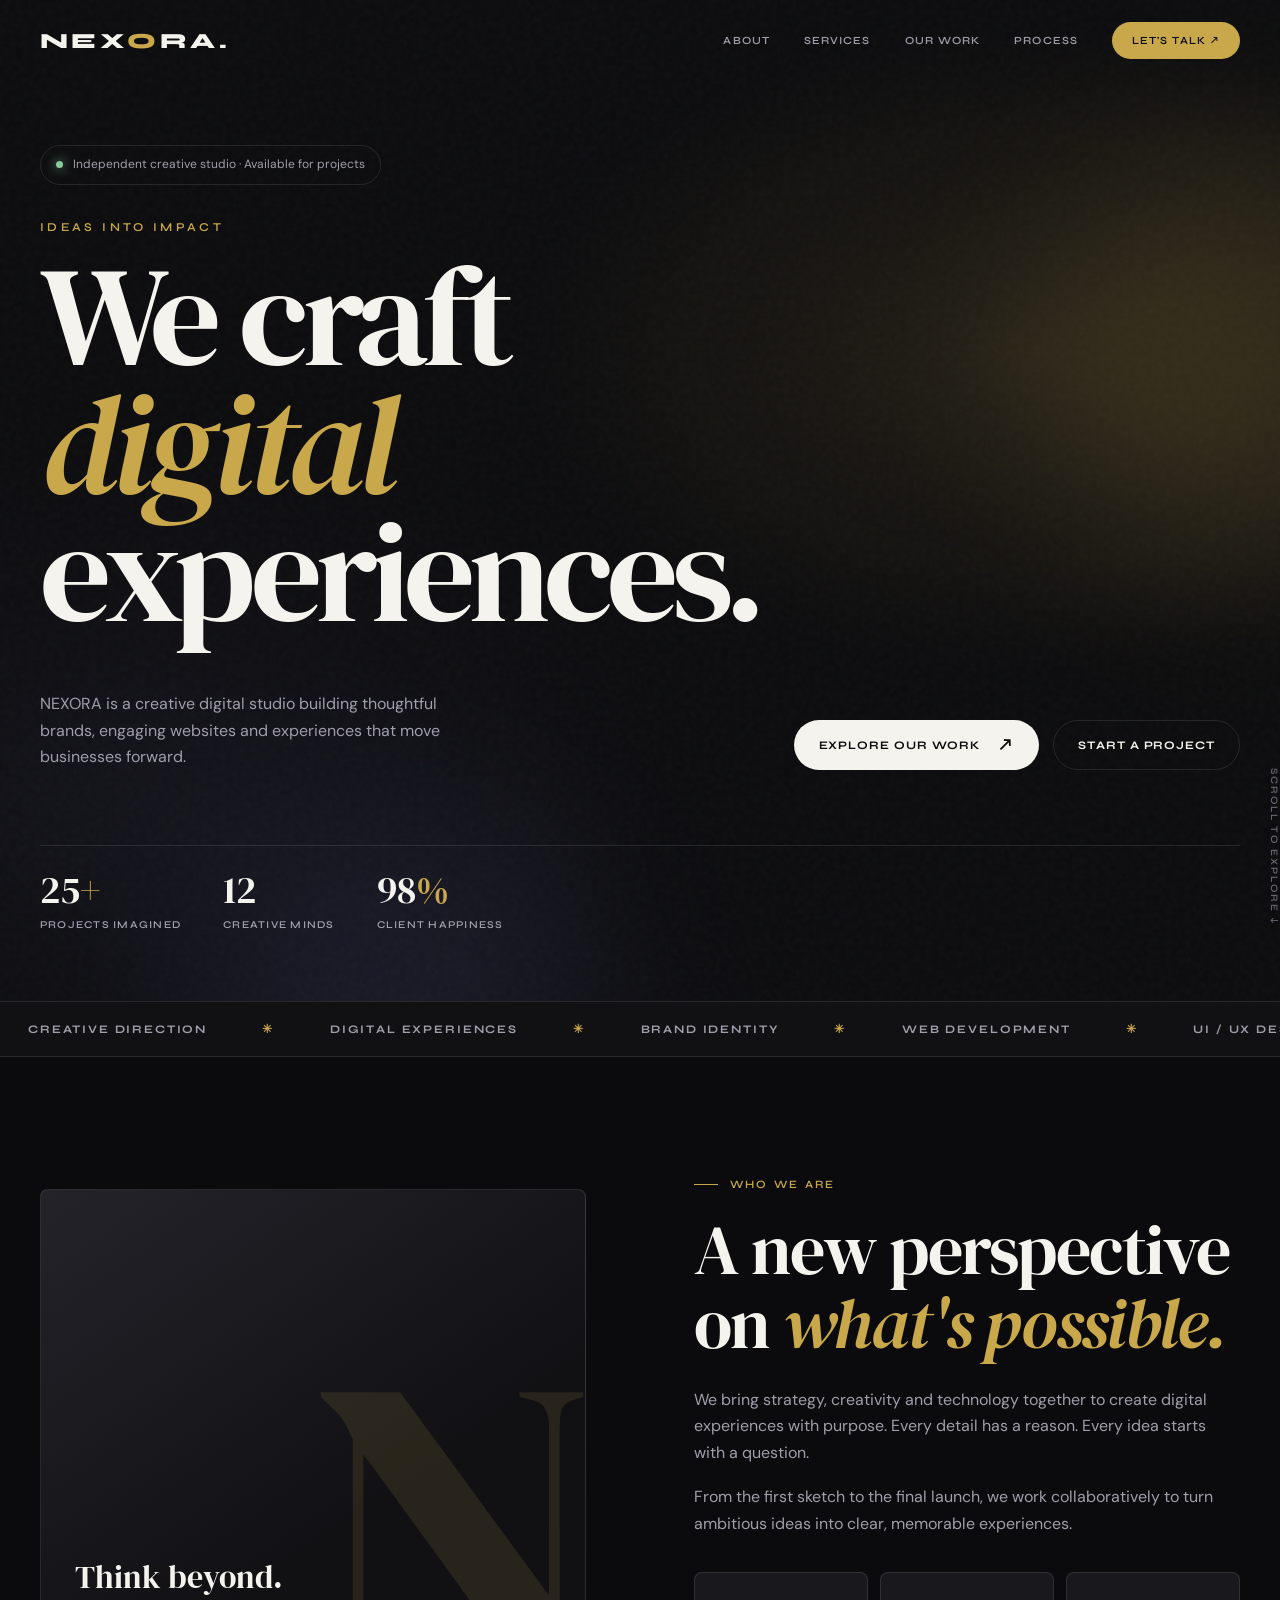
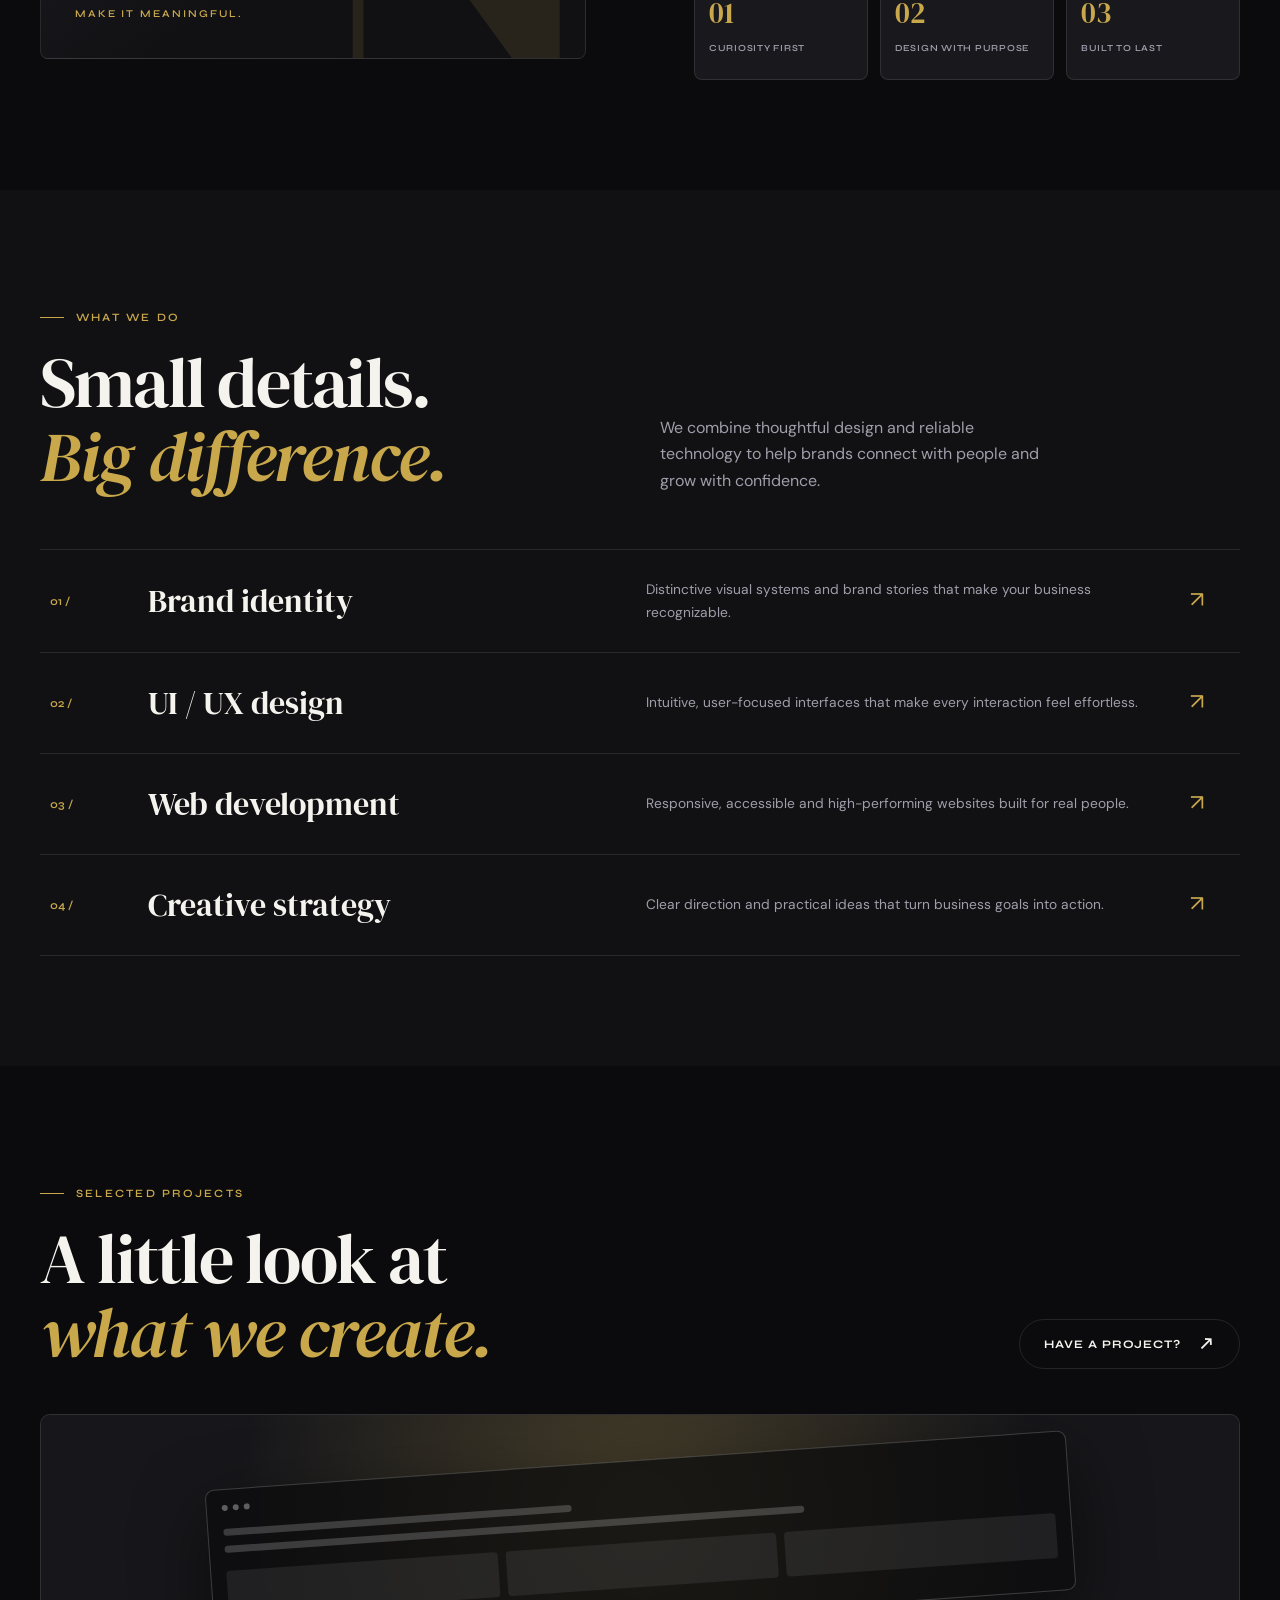
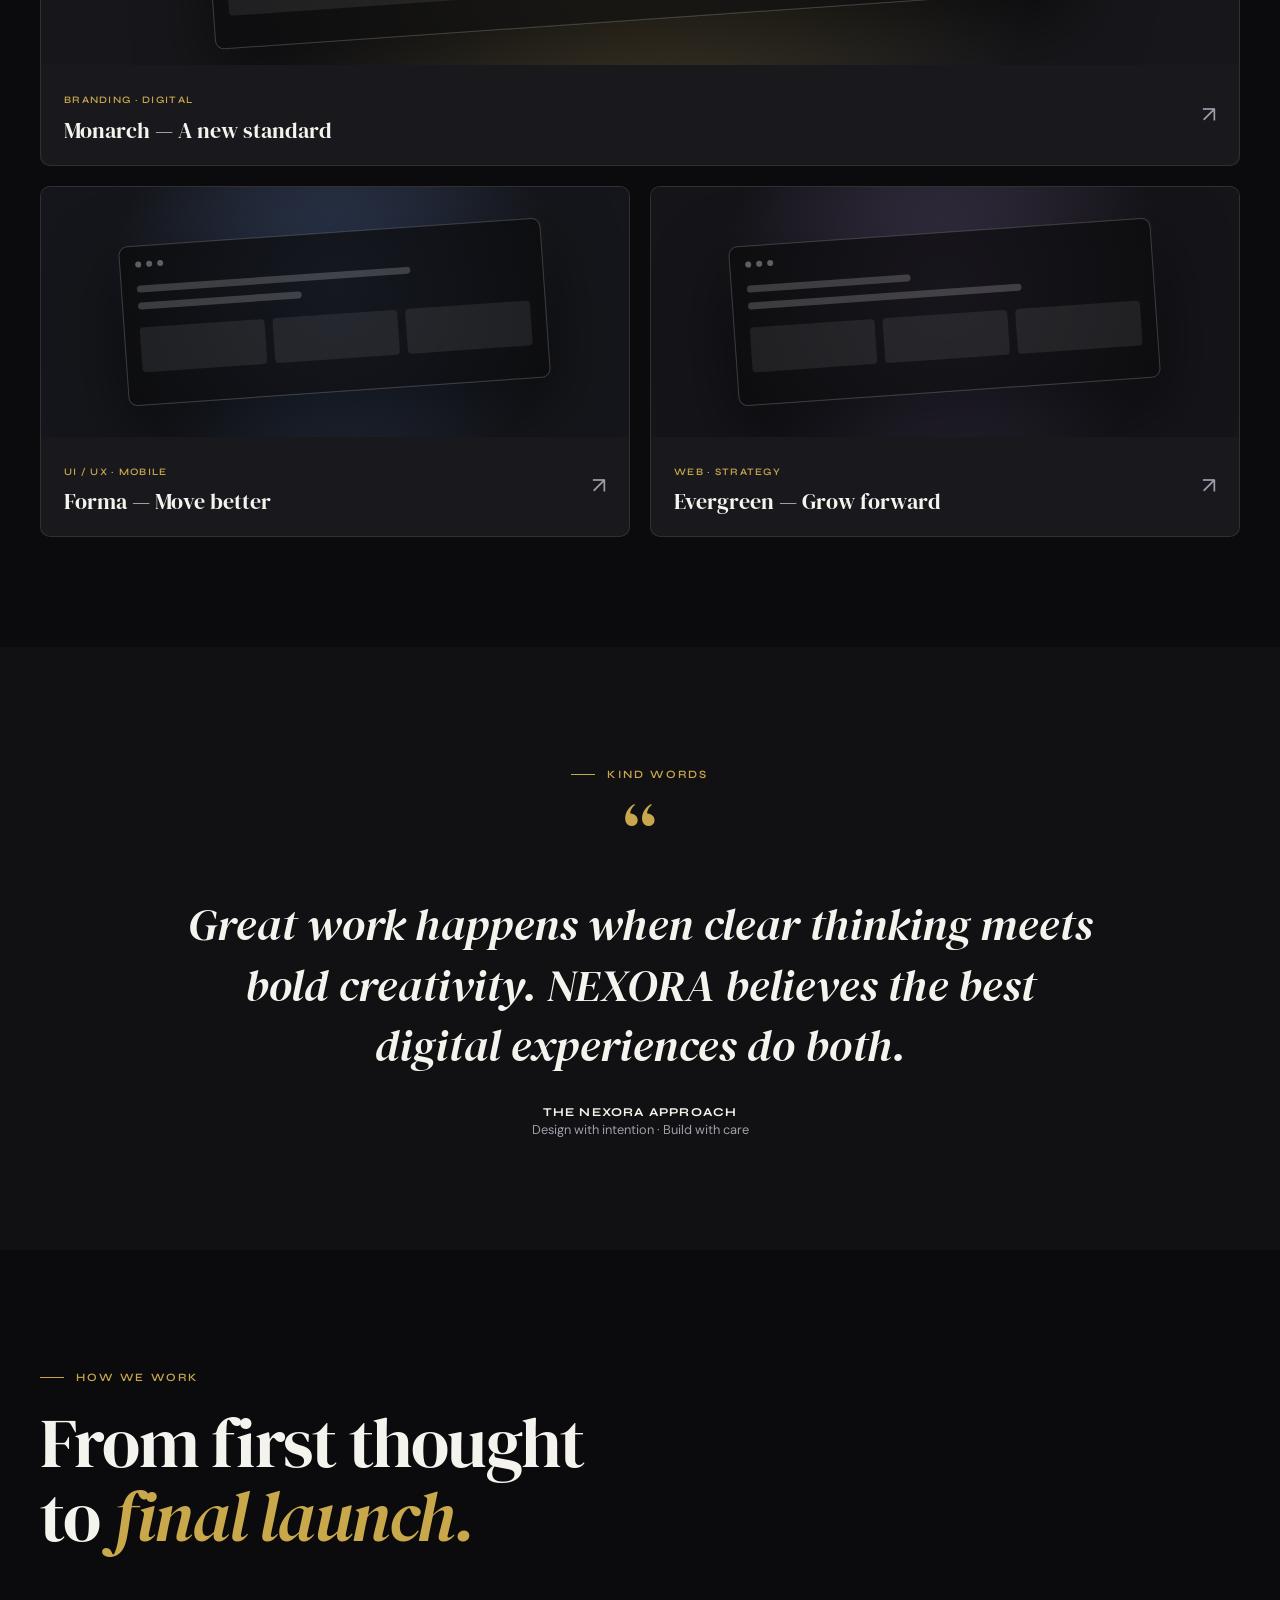
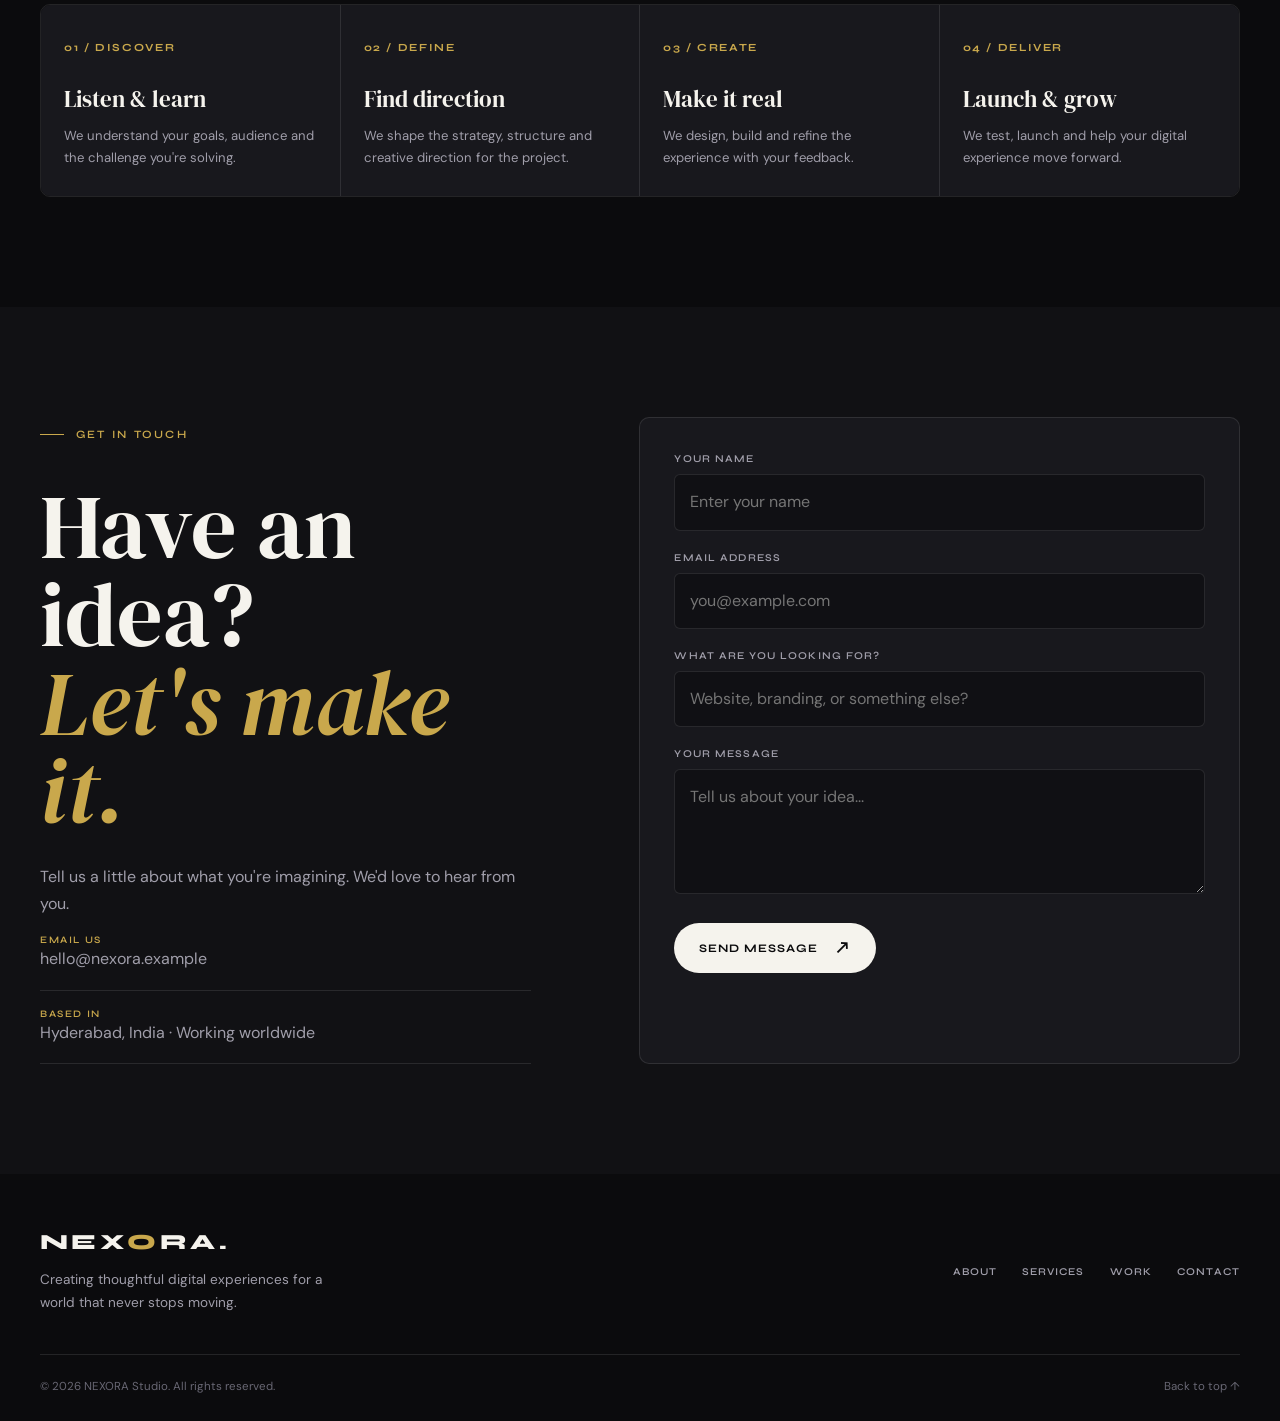
<file: landingpage/index.html>
<!DOCTYPE html>
<html lang="en">
<head>
  <meta charset="UTF-8">
  <meta name="viewport" content="width=device-width, initial-scale=1.0">
  <meta name="description" content="NEXORA — creative digital experiences, design and development.">
  <link rel="preconnect" href="https://fonts.googleapis.com">
  <link rel="preconnect" href="https://fonts.gstatic.com" crossorigin>
  <link href="https://fonts.googleapis.com/css2?family=DM+Sans:wght@300;400;500;600;700&family=DM+Serif+Display:ital@0;1&family=Syne:wght@400;500;600;700;800&display=swap" rel="stylesheet">
  <link rel="stylesheet" href="style.css">
  <title>NEXORA — Digital Experiences</title>
    <link rel="preconnect" href="https://fonts.googleapis.com">
  <link rel="preconnect" href="https://fonts.gstatic.com" crossorigin>
  <link href="https://fonts.googleapis.com/css2?family=DM+Sans:wght@300;400;500;600;700&family=DM+Serif+Display:ital@0;1&family=Syne:wght@400;500;600;700;800&display=swap" rel="stylesheet">

</head>
<body>
  <header class="nav" id="navbar">
    <a class="logo" href="#home" aria-label="NEXORA home">NEX<span>O</span>RA.</a>
    <nav class="nav-links" id="navLinks" aria-label="Main navigation">
      <a href="#about">About</a><a href="#services">Services</a><a href="#work">Our work</a>
      <a href="#process">Process</a><a class="nav-cta" href="#contact">Let's talk ↗</a>
    </nav>
    <button class="menu-toggle" id="menuToggle" aria-label="Open navigation" aria-expanded="false">☰</button>
  </header>

  <main>
    <section class="hero" id="home">
      <div class="orb one"></div><div class="orb two"></div>
      <div class="container hero-content">
        <div class="availability"><i></i> Independent creative studio · Available for projects</div>
        <p class="hero-kicker">Ideas into impact</p>
        <h1>We craft<br><span>digital</span> experiences.</h1>
        <div class="hero-bottom">
          <p class="hero-copy">NEXORA is a creative digital studio building thoughtful brands, engaging websites and experiences that move businesses forward.</p>
          <div class="hero-actions">
            <a class="btn" href="#work">Explore our work <span class="arrow">↗</span></a>
            <a class="btn btn-outline" href="#contact">Start a project</a>
          </div>
        </div>
        <div class="hero-stats">
          <div class="stat"><strong>25<span>+</span></strong><small>Projects imagined</small></div>
          <div class="stat"><strong>12</strong><small>Creative minds</small></div>
          <div class="stat"><strong>98<span>%</span></strong><small>Client happiness</small></div>
        </div>
      </div>
      <div class="scroll-note">SCROLL TO EXPLORE ↓</div>
    </section>

    <div class="marquee" aria-label="Our capabilities">
      <div class="marquee-track">
        <span>Creative direction <b>✳</b></span><span>Digital experiences <b>✳</b></span><span>Brand identity <b>✳</b></span><span>Web development <b>✳</b></span><span>UI / UX design <b>✳</b></span>
        <span>Creative direction <b>✳</b></span><span>Digital experiences <b>✳</b></span><span>Brand identity <b>✳</b></span><span>Web development <b>✳</b></span><span>UI / UX design <b>✳</b></span>
      </div>
    </div>

    <section class="section" id="about">
      <div class="container about-grid">
        <div class="about-visual reveal">
          <div class="visual-caption"><strong>Think beyond.</strong><small>Make it meaningful.</small></div>
        </div>
        <div class="about-copy reveal">
          <span class="eyebrow">Who we are</span>
          <h2 class="section-title">A new perspective on <em>what's possible.</em></h2>
          <p>We bring strategy, creativity and technology together to create digital experiences with purpose. Every detail has a reason. Every idea starts with a question.</p>
          <p>From the first sketch to the final launch, we work collaboratively to turn ambitious ideas into clear, memorable experiences.</p>
          <div class="about-cards">
            <div class="about-card"><strong>01</strong><span>Curiosity first</span></div>
            <div class="about-card"><strong>02</strong><span>Design with purpose</span></div>
            <div class="about-card"><strong>03</strong><span>Built to last</span></div>
          </div>
        </div>
      </div>
    </section>

    <section class="section services" id="services">
      <div class="container">
        <div class="services-head reveal">
          <div><span class="eyebrow">What we do</span><h2 class="section-title">Small details.<br><em>Big difference.</em></h2></div>
          <p>We combine thoughtful design and reliable technology to help brands connect with people and grow with confidence.</p>
        </div>
        <div class="service-list">
          <article class="service reveal"><span class="service-num">01 /</span><h3>Brand identity</h3><p>Distinctive visual systems and brand stories that make your business recognizable.</p><span class="service-arrow">↗</span></article>
          <article class="service reveal"><span class="service-num">02 /</span><h3>UI / UX design</h3><p>Intuitive, user-focused interfaces that make every interaction feel effortless.</p><span class="service-arrow">↗</span></article>
          <article class="service reveal"><span class="service-num">03 /</span><h3>Web development</h3><p>Responsive, accessible and high-performing websites built for real people.</p><span class="service-arrow">↗</span></article>
          <article class="service reveal"><span class="service-num">04 /</span><h3>Creative strategy</h3><p>Clear direction and practical ideas that turn business goals into action.</p><span class="service-arrow">↗</span></article>
        </div>
      </div>
    </section>

    <section class="section" id="work">
      <div class="container">
        <div class="work-head reveal">
          <div><span class="eyebrow">Selected projects</span><h2 class="section-title">A little look at<br><em>what we create.</em></h2></div>
          <a class="btn btn-outline" href="#contact">Have a project? <span class="arrow">↗</span></a>
        </div>
        <div class="work-grid">
          <article class="work-card wide reveal"><div class="work-art"><div class="art-window"><div class="art-top"><i></i><i></i><i></i></div><div class="art-line short"></div><div class="art-line"></div><div class="art-blocks"><i></i><i></i><i></i></div></div></div><div class="work-info"><div><small>Branding · Digital</small><h3>Monarch — A new standard</h3></div><span>↗</span></div></article>
          <article class="work-card reveal"><div class="work-art"><div class="art-window"><div class="art-top"><i></i><i></i><i></i></div><div class="art-line"></div><div class="art-line short"></div><div class="art-blocks"><i></i><i></i><i></i></div></div></div><div class="work-info"><div><small>UI / UX · Mobile</small><h3>Forma — Move better</h3></div><span>↗</span></div></article>
          <article class="work-card reveal"><div class="work-art"><div class="art-window"><div class="art-top"><i></i><i></i><i></i></div><div class="art-line short"></div><div class="art-line"></div><div class="art-blocks"><i></i><i></i><i></i></div></div></div><div class="work-info"><div><small>Web · Strategy</small><h3>Evergreen — Grow forward</h3></div><span>↗</span></div></article>
        </div>
      </div>
    </section>

    <section class="section testimonial">
      <div class="container quote-wrap reveal">
        <span class="eyebrow">Kind words</span><div class="quote-mark">“</div>
        <blockquote>Great work happens when clear thinking meets bold creativity. NEXORA believes the best digital experiences do both.</blockquote>
        <p class="quote-author"><strong>The NEXORA approach</strong>Design with intention · Build with care</p>
      </div>
    </section>

    <section class="section" id="process">
      <div class="container">
        <div class="reveal"><span class="eyebrow">How we work</span><h2 class="section-title">From first thought<br>to <em>final launch.</em></h2></div>
        <div class="process-grid reveal">
          <article class="process-step"><small>01 / DISCOVER</small><h3>Listen & learn</h3><p>We understand your goals, audience and the challenge you're solving.</p></article>
          <article class="process-step"><small>02 / DEFINE</small><h3>Find direction</h3><p>We shape the strategy, structure and creative direction for the project.</p></article>
          <article class="process-step"><small>03 / CREATE</small><h3>Make it real</h3><p>We design, build and refine the experience with your feedback.</p></article>
          <article class="process-step"><small>04 / DELIVER</small><h3>Launch & grow</h3><p>We test, launch and help your digital experience move forward.</p></article>
        </div>
      </div>
    </section>

    <section class="section contact" id="contact">
      <div class="container contact-grid">
        <div class="reveal">
          <span class="eyebrow">Get in touch</span>
          <h2 class="contact-title">Have an idea?<br><em>Let's make it.</em></h2>
          <p class="muted">Tell us a little about what you're imagining. We'd love to hear from you.</p>
          <a class="contact-detail" href="mailto:hello@nexora.example"><small>Email us</small><span>hello@nexora.example</span></a>
          <div class="contact-detail"><small>Based in</small><span>Hyderabad, India · Working worldwide</span></div>
        </div>
        <form class="contact-form reveal" id="contactForm">
          <div class="field"><label for="name">Your name</label><input id="name" name="name" type="text" placeholder="Enter your name" required></div>
          <div class="field"><label for="email">Email address</label><input id="email" name="email" type="email" placeholder="you@example.com" required></div>
          <div class="field"><label for="subject">What are you looking for?</label><input id="subject" name="subject" type="text" placeholder="Website, branding, or something else?"></div>
          <div class="field"><label for="message">Your message</label><textarea id="message" name="message" placeholder="Tell us about your idea..." required></textarea></div>
          <button class="btn" type="submit">Send message <span class="arrow">↗</span></button>
          <p class="form-message" id="formMessage" role="status"></p>
        </form>
      </div>
    </section>
  </main>

  <footer>
    <div class="container">
      <div class="footer-top">
        <div><a class="logo" href="#home">NEX<span>O</span>RA.</a><p>Creating thoughtful digital experiences for a world that never stops moving.</p></div>
        <nav class="footer-links" aria-label="Footer navigation"><a href="#about">About</a><a href="#services">Services</a><a href="#work">Work</a><a href="#contact">Contact</a></nav>
      </div>
      <div class="footer-bottom"><span>© <span id="year"></span> NEXORA Studio. All rights reserved.</span><a href="#home">Back to top ↑</a></div>
    </div>
  </footer>
  <script src="script.js" defer></script>
</body>
</html>
</file>
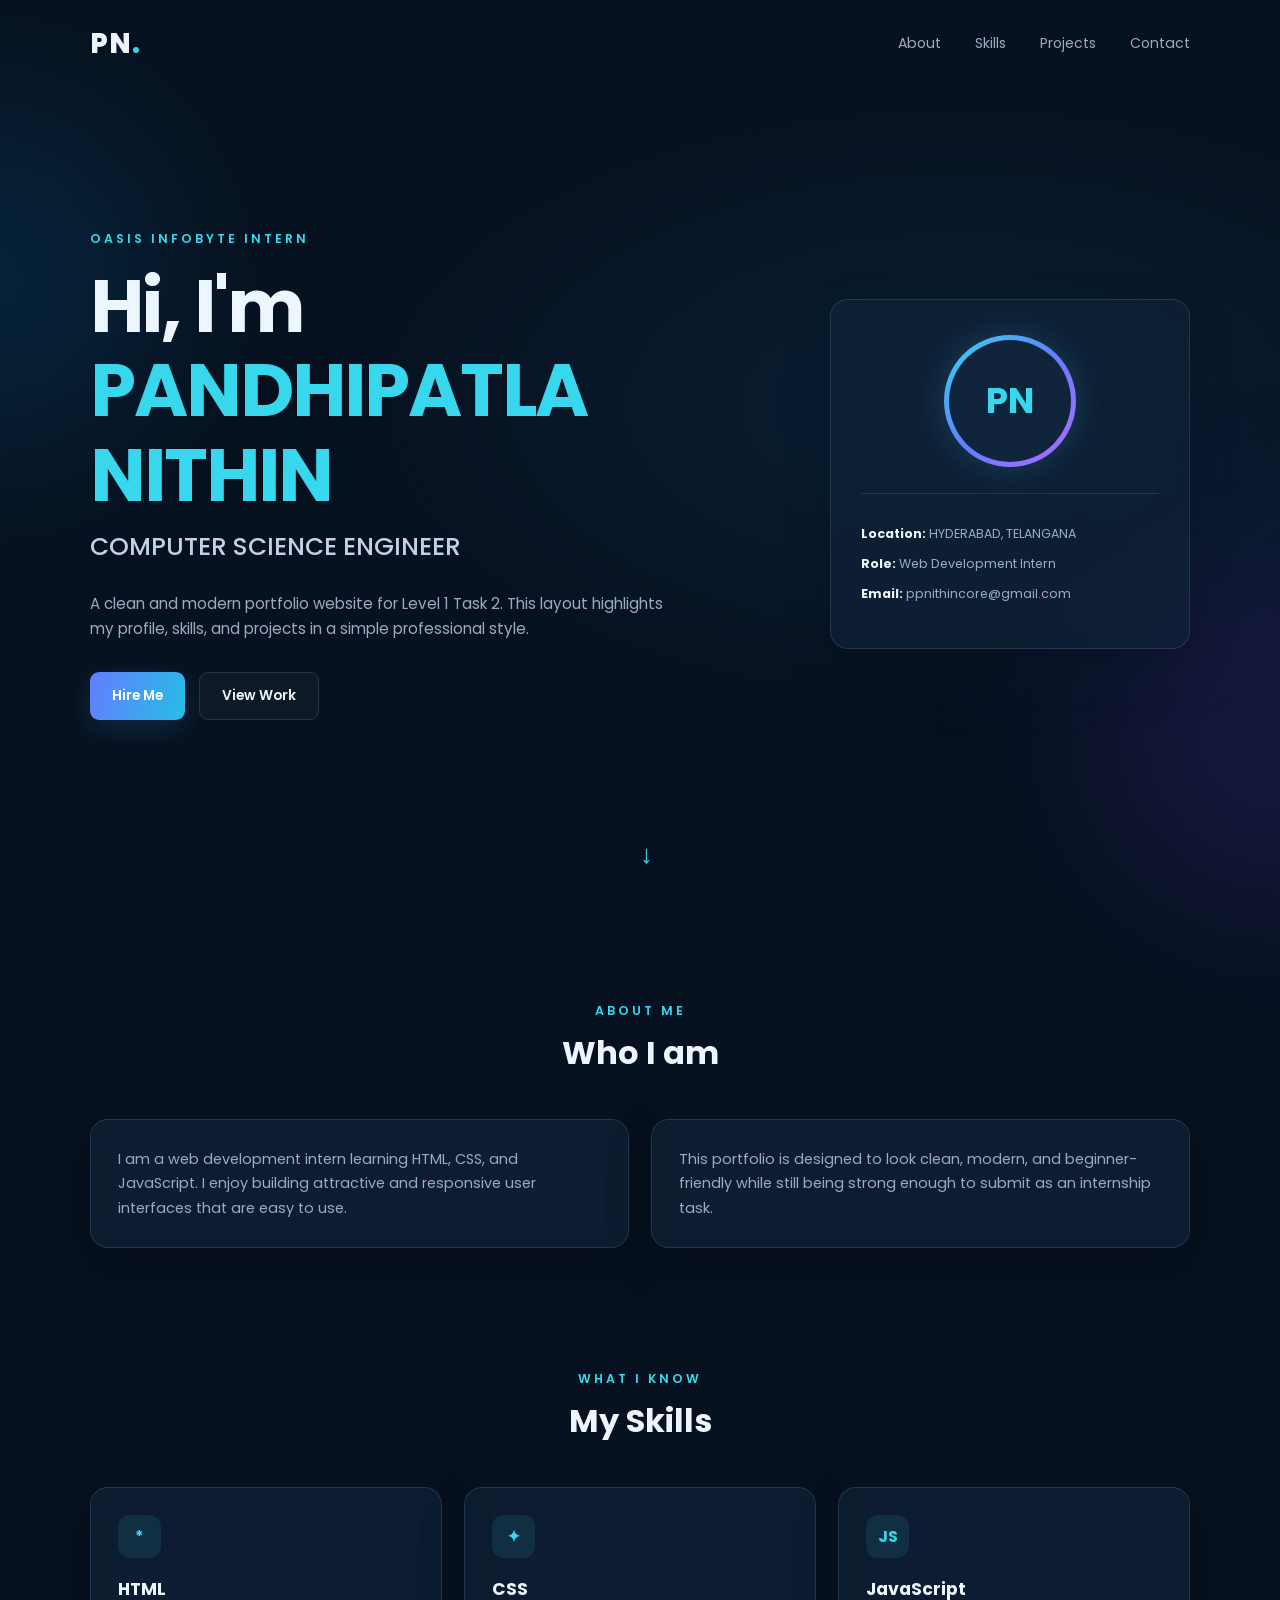
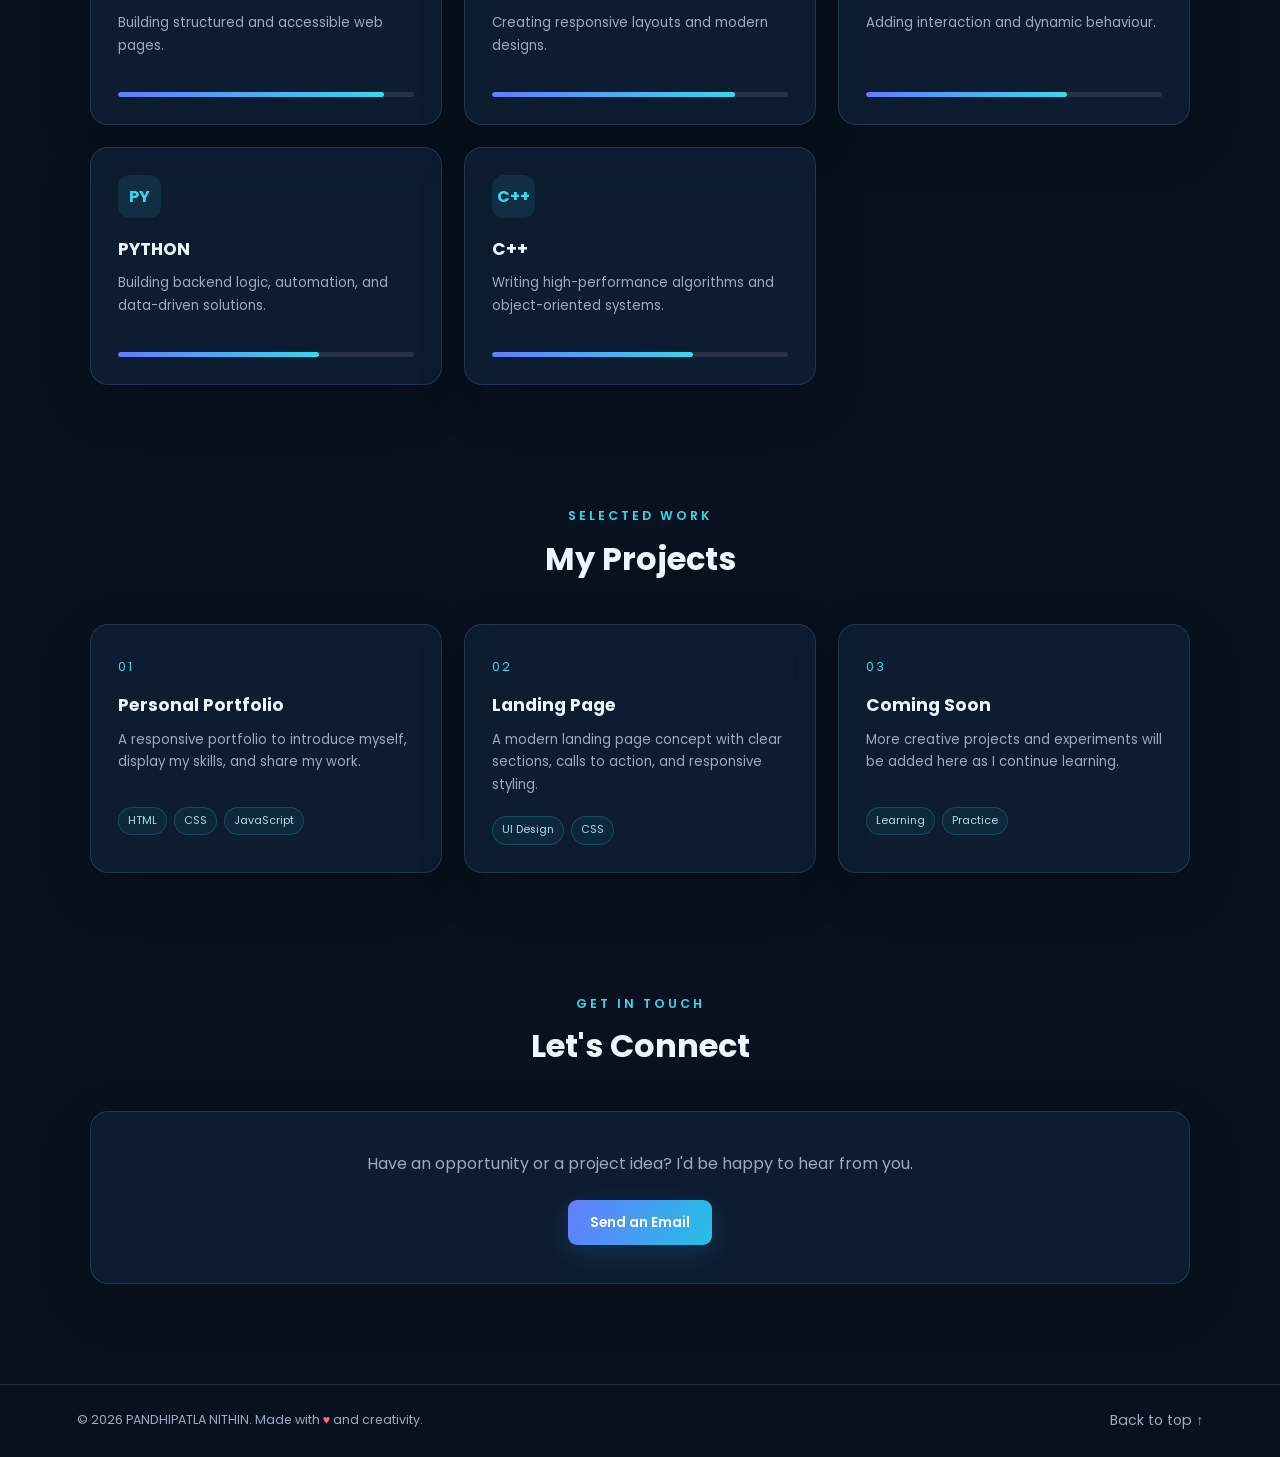
<file: personal portifolio/index.html>
<!DOCTYPE html>
<html lang="en">
<head>
  <meta charset="UTF-8" />
  <meta name="viewport" content="width=device-width, initial-scale=1.0" />
  <meta name="description" content="Kishan Sahu — Frontend Developer Trainee portfolio." />
  <title>PANDHIPATLA NITHIN | Portfolio</title>
  <link rel="preconnect" href="https://fonts.googleapis.com" />
  <link rel="preconnect" href="https://fonts.gstatic.com" crossorigin />
  <link href="https://fonts.googleapis.com/css2?family=Poppins:wght@300;400;500;600;700;800&display=swap" rel="stylesheet" />
  <link rel="stylesheet" href="style.css" />
  <script src="script.js" defer></script>
</head>
<body>
  <header class="hero" id="home">
    <nav class="navbar container" aria-label="Main navigation">
      <a class="logo" href="#home">PN<span>.</span></a>
      <div class="nav-links" id="navLinks">
        <a href="#about">About</a>
        <a href="#skills">Skills</a>
        <a href="#projects">Projects</a>
        <a href="#contact">Contact</a>
      </div>
      <button class="menu-btn" id="menuBtn" aria-label="Open menu" aria-expanded="false">☰</button>
    </nav>

    <div class="hero-content container">
      <div class="hero-text reveal">
        <p class="eyebrow">Oasis Infobyte Intern</p>
        <h1>Hi, I'm <span>PANDHIPATLA NITHIN</span></h1>
        <h2>COMPUTER SCIENCE ENGINEER</h2>
        <p class="intro">A clean and modern portfolio website for Level 1 Task 2. This layout highlights my profile, skills, and projects in a simple professional style.</p>
        <div class="hero-actions">
          <a class="btn primary" href="#contact">Hire Me</a>
          <a class="btn secondary" href="#projects">View Work</a>
        </div>
      </div>
      <aside class="hero-card glass reveal">
        <div class="profile-ring"><div class="avatar">PN</div></div>
        <div class="quick-info">
          <p><strong>Location:</strong> HYDERABAD, TELANGANA</p>
          <p><strong>Role:</strong> Web Development Intern</p>
          <p><strong>Email:</strong> ppnithincore@gmail.com</p>
        </div>
      </aside>
    </div>
    <a class="scroll-cue" href="#about" aria-label="Scroll to about section">↓</a>
  </header>

  <main>
    <section class="section container" id="about">
      <div class="section-title reveal"><p>About Me</p><h3>Who I am</h3></div>
      <div class="about-grid">
        <article class="glass about-box reveal"><p>I am a web development intern learning HTML, CSS, and JavaScript. I enjoy building attractive and responsive user interfaces that are easy to use.</p></article>
        <article class="glass about-box reveal"><p>This portfolio is designed to look clean, modern, and beginner-friendly while still being strong enough to submit as an internship task.</p></article>
      </div>
    </section>

    <section class="section container" id="skills">
      <div class="section-title reveal"><p>What I Know</p><h3>My Skills</h3></div>
      <div class="skills-grid">
        <article class="glass skill-card reveal"><div class="skill-icon">*</div><h4>HTML</h4><p>Building structured and accessible web pages.</p><div class="skill-track"><span style="--level:90%"></span></div></article>
        <article class="glass skill-card reveal"><div class="skill-icon">✦</div><h4>CSS</h4><p>Creating responsive layouts and modern designs.</p><div class="skill-track"><span style="--level:82%"></span></div></article>
        <article class="glass skill-card reveal"><div class="skill-icon">JS</div><h4>JavaScript</h4><p>Adding interaction and dynamic behaviour.</p><div class="skill-track"><span style="--level:68%"></span></div></article>
        <article class="glass skill-card reveal"><div class="skill-icon">PY</div><h4>PYTHON</h4><p>Building backend logic, automation, and data-driven solutions.</p><div class="skill-track"><span style="--level:68%"></span></div></article>
        <article class="glass skill-card reveal"><div class="skill-icon">C++</div><h4>C++</h4><p>Writing high-performance algorithms and object-oriented systems.</p><div class="skill-track"><span style="--level:68%"></span></div></article>
      </div>
    </section>

    <section class="section container" id="projects">
      <div class="section-title reveal"><p>Selected Work</p><h3>My Projects</h3></div>
      <div class="projects-grid">
        <article class="glass project-card reveal"><span class="project-number">01</span><h4>Personal Portfolio</h4><p>A responsive portfolio to introduce myself, display my skills, and share my work.</p><div class="tags"><span>HTML</span><span>CSS</span><span>JavaScript</span></div></article>
        <article class="glass project-card reveal"><span class="project-number">02</span><h4>Landing Page</h4><p>A modern landing page concept with clear sections, calls to action, and responsive styling.</p><div class="tags"><span>UI Design</span><span>CSS</span></div></article>
        <article class="glass project-card reveal"><span class="project-number">03</span><h4>Coming Soon</h4><p>More creative projects and experiments will be added here as I continue learning.</p><div class="tags"><span>Learning</span><span>Practice</span></div></article>
      </div>
    </section>

    <section class="section container contact-section" id="contact">
      <div class="section-title reveal"><p>Get In Touch</p><h3>Let's Connect</h3></div>
      <div class="contact-card glass reveal">
        <p>Have an opportunity or a project idea? I'd be happy to hear from you.</p>
        <a class="btn primary" href="mailto:kishan@example.com">Send an Email</a>
      </div>
    </section>
  </main>

  <footer><p>© <span id="year"></span> PANDHIPATLA NITHIN. Made with <span class="heart">♥</span> and creativity.</p><a href="#home">Back to top ↑</a></footer>
</body>
</html>
</file>
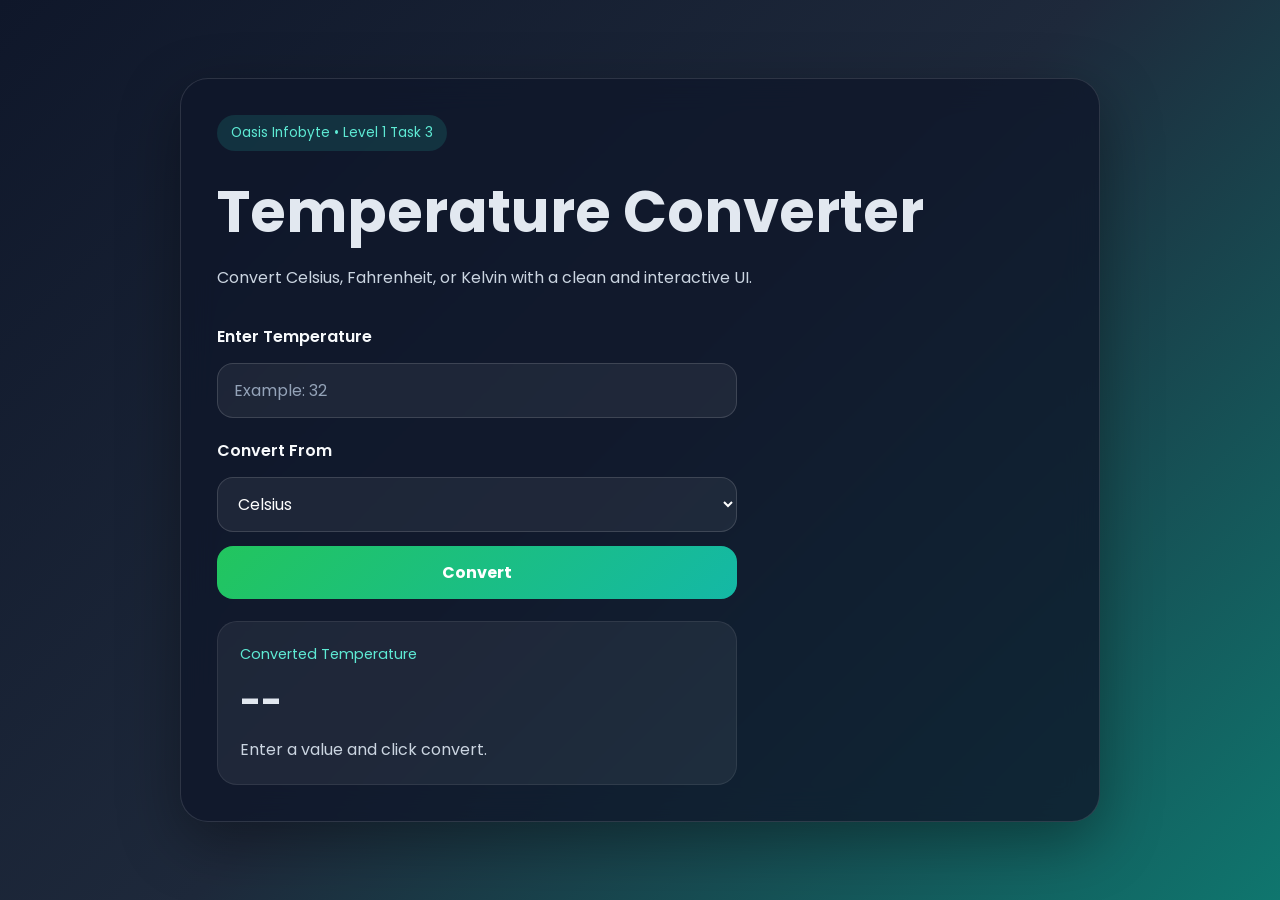
<file: TEMPERATURE CAL/index.html>
<!DOCTYPE html>
<html lang="en">
<head>
    <meta charset="UTF-8" />
    <meta name="viewport" content="width=device-width, initial-scale=1.0" />

    <title>Temperature Converter | Kishan Sahu</title>

    <link rel="preconnect" href="https://fonts.googleapis.com">
    <link rel="preconnect" href="https://fonts.gstatic.com" crossorigin>

    <link href="https://fonts.googleapis.com/css2?family=Poppins:wght@300;400;500;600;700;800&display=swap" rel="stylesheet">

    <link rel="stylesheet" href="style.css" />
</head>

<body>

    <main class="wrap">
        <section class="card">

            <div class="badge">Oasis Infobyte • Level 1 Task 3</div>

            <h1>Temperature Converter</h1>

            <p class="subtitle">
                Convert Celsius, Fahrenheit, or Kelvin with a clean and interactive UI.
            </p>

            <div class="converter">

                <label for="tempInput">Enter Temperature</label>

                <input
                    id="tempInput"
                    type="number"
                    placeholder="Example: 32"
                />

                <label for="scale">Convert From</label>

                <select id="scale">
                    <option value="c">Celsius</option>
                    <option value="f">Fahrenheit</option>
                    <option value="k">Kelvin</option>
                </select>

                <button id="convertBtn">Convert</button>

                <div class="result-box">

                    <p class="result-label">Converted Temperature</p>

                    <h2 id="result">--</h2>

                    <p id="message">
                        Enter a value and click convert.
                    </p>

                </div>

            </div>

        </section>
    </main>

    <script src="script.js"></script>

</body>
</html>
</file>
<file: landingpage/style.css>
:root {
      --bg: #0b0b0d;
      --bg-soft: #111114;
      --surface: #18181d;
      --border: rgba(255,255,255,.10);
      --gold: #c9a84c;
      --gold-light: #e4cc82;
      --white: #f5f3ed;
      --muted: #a09eaa;
      --muted-dark: #686773;
      --display: "DM Serif Display", Georgia, serif;
      --ui: "Syne", sans-serif;
      --body: "DM Sans", sans-serif;
      --ease: cubic-bezier(.16,1,.3,1);
      --max: 1280px;
    }
    * { box-sizing: border-box; margin: 0; padding: 0; }
    html { scroll-behavior: smooth; scroll-padding-top: 90px; }
    body {
      font-family: var(--body); background: var(--bg); color: var(--white);
      line-height: 1.65; overflow-x: hidden;
    }
    a { color: inherit; text-decoration: none; }
    button, input, textarea { font: inherit; }
    button, a { -webkit-tap-highlight-color: transparent; }
    img { display: block; max-width: 100%; }
    .container { width: min(var(--max), calc(100% - 5rem)); margin-inline: auto; }
    .section { padding: 110px 0; }
    .eyebrow {
      display: inline-flex; align-items: center; gap: 12px; color: var(--gold);
      font: 600 .7rem var(--ui); letter-spacing: .2em; text-transform: uppercase;
      margin-bottom: 22px;
    }
    .eyebrow::before { content: ""; width: 24px; height: 1px; background: currentColor; }
    .section-title { font: 400 clamp(2.6rem,5.5vw,5rem)/1.05 var(--display); letter-spacing: -.025em; }
    .section-title em { color: var(--gold); }
    .muted { color: var(--muted); }
    .btn {
      display: inline-flex; align-items: center; justify-content: center; gap: 18px;
      min-height: 50px; padding: 0 24px; border-radius: 999px; border: 1px solid transparent;
      background: var(--white); color: var(--bg); font: 700 .72rem var(--ui);
      letter-spacing: .08em; text-transform: uppercase; transition: .3s var(--ease);
      cursor: pointer;
    }
    .btn:hover { transform: translateY(-3px); background: var(--gold-light); box-shadow: 0 12px 35px #c9a84c22; }
    .btn .arrow { font-size: 1.15rem; transition: transform .3s; }
    .btn:hover .arrow { transform: translate(3px,-3px); }
    .btn-outline { color: var(--white); background: transparent; border-color: var(--border); }
    .btn-outline:hover { color: var(--bg); border-color: var(--gold); background: var(--gold); }

    /* Navigation */
    .nav {
      position: fixed; inset: 0 0 auto; z-index: 1000; height: 82px;
      display: flex; align-items: center; justify-content: space-between;
      padding: 0 max(2.5rem, calc((100vw - var(--max))/2));
      border-bottom: 1px solid transparent; transition: .3s;
    }
    .nav.scrolled { background: rgba(11,11,13,.88); backdrop-filter: blur(18px); border-color: var(--border); }
    .logo { font: 800 1.35rem var(--ui); letter-spacing: .16em; }
    .logo span { color: var(--gold); }
    .nav-links { display: flex; align-items: center; gap: 34px; }
    .nav-links a { color: var(--muted); font: 600 .68rem var(--ui); letter-spacing: .1em; text-transform: uppercase; transition: color .25s; }
    .nav-links a:hover { color: var(--gold); }
    .nav-cta { padding: 12px 20px; background: var(--gold); color: var(--bg) !important; border-radius: 30px; }
    .menu-toggle { display: none; background: none; border: 0; color: var(--white); font-size: 1.7rem; cursor: pointer; }

    /* Hero */
    .hero {
      min-height: 820px; min-height: 100svh; position: relative; overflow: hidden;
      display: flex; flex-direction: column; justify-content: center; padding: 145px 0 65px;
      background: radial-gradient(ellipse at 80% 35%, rgba(201,168,76,.12), transparent 35%),
                  radial-gradient(ellipse at 12% 80%, rgba(66,67,110,.13), transparent 32%), var(--bg);
    }
    .hero::before {
      content: ""; position: absolute; inset: 0; pointer-events: none; opacity: .12;
      background-image: url("data:image/svg+xml,%3Csvg viewBox='0 0 180 180' xmlns='http://www.w3.org/2000/svg'%3E%3Cfilter id='n'%3E%3CfeTurbulence type='fractalNoise' baseFrequency='.9' numOctaves='3' stitchTiles='stitch'/%3E%3C/filter%3E%3Crect width='100%25' height='100%25' filter='url(%23n)' opacity='.3'/%3E%3C/svg%3E");
    }
    .orb { position: absolute; width: 420px; aspect-ratio: 1; border-radius: 50%; filter: blur(90px); opacity: .15; pointer-events: none; animation: drift 14s ease-in-out infinite alternate; }
    .orb.one { background: var(--gold); top: 15%; right: -180px; }
    .orb.two { background: #555b9a; bottom: -220px; left: 15%; animation-delay: -5s; }
    @keyframes drift { to { transform: translate(-35px,45px) scale(1.12); } }
    .hero-content { position: relative; z-index: 1; }
    .availability { display: inline-flex; align-items: center; gap: 10px; padding: 9px 15px; border: 1px solid var(--border); border-radius: 30px; color: var(--muted); font-size: .75rem; margin-bottom: 35px; }
    .availability i { width: 7px; height: 7px; background: #8acb9a; border-radius: 50%; box-shadow: 0 0 12px #8acb9a; }
    .hero-kicker { color: var(--gold); font: 600 .75rem var(--ui); letter-spacing: .28em; text-transform: uppercase; margin-bottom: 18px; }
    .hero h1 { font: 400 clamp(4.2rem,11vw,10rem)/.91 var(--display); letter-spacing: -.045em; max-width: 1050px; }
    .hero h1 span { display: block; color: var(--gold); font-style: italic; }
    .hero-bottom { display: flex; align-items: end; justify-content: space-between; gap: 40px; margin-top: 55px; }
    .hero-copy { max-width: 440px; color: var(--muted); font-size: 1rem; }
    .hero-actions { display: flex; align-items: center; gap: 14px; flex-wrap: wrap; }
    .hero-stats { display: flex; align-items: center; gap: 42px; margin-top: 75px; padding-top: 25px; border-top: 1px solid var(--border); }
    .stat strong { display: block; font: 400 2.4rem/1 var(--display); }
    .stat strong span { color: var(--gold); }
    .stat small { color: var(--muted); font: 600 .65rem var(--ui); letter-spacing: .12em; text-transform: uppercase; }
    .scroll-note { position: absolute; right: 0; bottom: 75px; writing-mode: vertical-rl; color: var(--muted-dark); font: 600 .62rem var(--ui); letter-spacing: .2em; }

    /* Marquee */
    .marquee { overflow: hidden; border-block: 1px solid var(--border); background: var(--bg-soft); padding: 20px 0; }
    .marquee-track { display: flex; width: max-content; animation: marquee 28s linear infinite; }
    .marquee-track span { padding: 0 28px; color: var(--muted); font: 700 .72rem var(--ui); letter-spacing: .16em; text-transform: uppercase; white-space: nowrap; }
    .marquee-track b { color: var(--gold); padding-left: 50px; }
    @keyframes marquee { to { transform: translateX(-50%); } }

    /* About */
    .about-grid { display: grid; grid-template-columns: 1fr 1fr; gap: 9%; align-items: center; }
    .about-visual { min-height: 470px; position: relative; border: 1px solid var(--border); border-radius: 8px; overflow: hidden; background: linear-gradient(145deg,#24232a,#111114 65%); }
    .about-visual::before { content: "N"; position: absolute; font: 400 28rem/.9 var(--display); color: rgba(201,168,76,.12); right: -15px; bottom: -75px; }
    .visual-caption { position: absolute; left: 34px; bottom: 32px; z-index: 1; }
    .visual-caption strong { display: block; font: 400 2rem var(--display); }
    .visual-caption small { color: var(--gold); font: 600 .65rem var(--ui); letter-spacing: .2em; text-transform: uppercase; }
    .about-copy .section-title { margin-bottom: 26px; }
    .about-copy p { color: var(--muted); margin-bottom: 18px; }
    .about-cards { display: grid; grid-template-columns: repeat(3,1fr); gap: 12px; margin-top: 35px; }
    .about-card { background: var(--surface); border: 1px solid var(--border); border-radius: 8px; padding: 20px 14px; }
    .about-card strong { display: block; color: var(--gold); font: 400 1.8rem var(--display); }
    .about-card span { color: var(--muted); font: 600 .58rem var(--ui); letter-spacing: .08em; text-transform: uppercase; }

    /* Services */
    .services { background: var(--bg-soft); }
    .services-head { display: grid; grid-template-columns: 1fr 1fr; gap: 40px; align-items: end; margin-bottom: 55px; }
    .services-head p { max-width: 390px; color: var(--muted); }
    .service-list { border-top: 1px solid var(--border); }
    .service { display: grid; grid-template-columns: 70px 1fr 1.1fr 40px; gap: 28px; align-items: center; padding: 28px 10px; border-bottom: 1px solid var(--border); transition: background .3s,padding .3s; }
    .service:hover { background: rgba(201,168,76,.035); padding-inline: 20px; }
    .service-num { color: var(--gold); font: 600 .72rem var(--ui); }
    .service h3 { font: 400 clamp(1.4rem,2.5vw,2rem) var(--display); }
    .service p { color: var(--muted); font-size: .86rem; }
    .service-arrow { color: var(--gold); font-size: 1.4rem; }

    /* Work */
    .work-head { display: flex; justify-content: space-between; align-items: end; gap: 30px; margin-bottom: 45px; }
    .work-grid { display: grid; grid-template-columns: 1fr 1fr; gap: 20px; }
    .work-card { min-height: 340px; border: 1px solid var(--border); border-radius: 10px; overflow: hidden; background: var(--surface); transition: transform .35s var(--ease),border-color .3s; }
    .work-card:hover { transform: translateY(-6px); border-color: rgba(201,168,76,.5); }
    .work-card.wide { grid-column: span 2; }
    .work-art { min-height: 250px; display: grid; place-items: center; overflow: hidden; position: relative; background: radial-gradient(circle at 50% 40%,#48402b,#17171b 65%); }
    .work-card:nth-child(2) .work-art { background: radial-gradient(circle at 50% 40%,#303d58,#15161b 68%); }
    .work-card:nth-child(3) .work-art { background: radial-gradient(circle at 50% 40%,#3c354b,#151419 68%); }
    .work-card:nth-child(4) .work-art { background: radial-gradient(circle at 50% 40%,#3b493d,#151915 68%); }
    .art-window { width: 72%; min-height: 160px; border: 1px solid #ffffff30; border-radius: 9px; background: #0b0b0dbb; box-shadow: 0 25px 70px #0008; padding: 15px; transform: rotate(-4deg); transition: transform .5s var(--ease); }
    .work-card:hover .art-window { transform: rotate(0) scale(1.04); }
    .art-top { display: flex; gap: 5px; margin-bottom: 18px; }
    .art-top i { width: 6px; height: 6px; border-radius: 50%; background: #ffffff55; }
    .art-line { height: 7px; width: 70%; border-radius: 5px; background: #ffffff30; margin: 10px 0; }
    .art-line.short { width: 42%; }
    .art-blocks { display: grid; grid-template-columns: repeat(3,1fr); gap: 8px; margin-top: 18px; }
    .art-blocks i { height: 45px; border-radius: 4px; background: #ffffff13; }
    .work-info { display: flex; justify-content: space-between; align-items: center; padding: 20px 23px; }
    .work-info small { color: var(--gold); font: 600 .62rem var(--ui); letter-spacing: .13em; text-transform: uppercase; }
    .work-info h3 { font: 400 1.35rem var(--display); margin-top: 4px; }
    .work-info span { color: var(--muted); font-size: 1.4rem; }

    /* Testimonial */
    .testimonial { background: var(--bg-soft); }
    .quote-wrap { max-width: 920px; margin: auto; text-align: center; }
    .quote-mark { color: var(--gold); font: 5rem/.8 var(--display); }
    blockquote { font: italic 400 clamp(1.6rem,3.5vw,2.8rem)/1.35 var(--display); margin: 28px 0; }
    .quote-author { color: var(--muted); font-size: .8rem; }
    .quote-author strong { color: var(--white); display: block; font: 700 .75rem var(--ui); letter-spacing: .1em; text-transform: uppercase; }

    /* Process */
    .process-grid { display: grid; grid-template-columns: repeat(4,1fr); margin-top: 50px; border: 1px solid var(--border); border-radius: 10px; overflow: hidden; }
    .process-step { padding: 28px 23px; background: var(--surface); border-right: 1px solid var(--border); }
    .process-step:last-child { border-right: 0; }
    .process-step small { color: var(--gold); font: 700 .68rem var(--ui); letter-spacing: .15em; }
    .process-step h3 { font: 400 1.45rem var(--display); margin: 24px 0 10px; }
    .process-step p { color: var(--muted); font-size: .82rem; }

    /* Contact */
    .contact { background: var(--bg-soft); }
    .contact-grid { display: grid; grid-template-columns: .9fr 1.1fr; gap: 9%; }
    .contact-title { font: 400 clamp(3.5rem,7vw,6.5rem)/.98 var(--display); margin: 20px 0 30px; }
    .contact-title em { color: var(--gold); }
    .contact-detail { display: block; padding: 17px 0; border-bottom: 1px solid var(--border); }
    .contact-detail small { display: block; color: var(--gold); font: 600 .62rem var(--ui); letter-spacing: .16em; text-transform: uppercase; }
    .contact-detail span { color: var(--muted); }
    .contact-form { background: var(--surface); border: 1px solid var(--border); border-radius: 10px; padding: 34px; }
    .field { margin-bottom: 20px; }
    .field label { display: block; color: var(--muted); font: 600 .65rem var(--ui); letter-spacing: .12em; text-transform: uppercase; margin-bottom: 9px; }
    .field input,.field textarea { width: 100%; color: var(--white); background: #101014; border: 1px solid var(--border); border-radius: 6px; padding: 14px 15px; outline: 0; transition: border .2s; }
    .field input:focus,.field textarea:focus { border-color: var(--gold); }
    .field textarea { min-height: 125px; resize: vertical; }
    .form-message { min-height: 24px; margin-top: 14px; color: #9bd5a6; font-size: .85rem; }

    /* Footer */
    footer { padding: 55px 0 25px; }
    .footer-top { display: flex; justify-content: space-between; gap: 30px; padding-bottom: 40px; border-bottom: 1px solid var(--border); }
    .footer-top p { max-width: 300px; color: var(--muted); font-size: .85rem; margin-top: 12px; }
    .footer-links { display: flex; gap: 25px; align-items: center; color: var(--muted); font: 600 .65rem var(--ui); letter-spacing: .1em; text-transform: uppercase; }
    .footer-links a:hover { color: var(--gold); }
    .footer-bottom { display: flex; justify-content: space-between; gap: 20px; padding-top: 22px; color: var(--muted-dark); font-size: .72rem; }

    /* Reveal and responsive */
    .reveal { opacity: 0; transform: translateY(28px); transition: opacity .8s var(--ease),transform .8s var(--ease); }
    .reveal.visible { opacity: 1; transform: translateY(0); }
    @media (prefers-reduced-motion: reduce) { *,*::before,*::after { scroll-behavior: auto !important; animation-duration: .01ms !important; transition-duration: .01ms !important; } .reveal { opacity: 1; transform: none; } }
    @media (max-width: 900px) {
      .container { width: min(100% - 3rem,var(--max)); }
      .nav { padding: 0 1.5rem; }
      .nav-links { display: none; position: absolute; top: 82px; left: 0; right: 0; padding: 28px 24px 35px; background: #101014; border-bottom: 1px solid var(--border); flex-direction: column; align-items: flex-start; gap: 24px; }
      .nav-links.open { display: flex; }
      .menu-toggle { display: block; }
      .hero { min-height: auto; padding: 155px 0 70px; }
      .hero h1 { font-size: clamp(4rem,14vw,7.5rem); }
      .hero-bottom,.work-head { align-items: flex-start; flex-direction: column; }
      .scroll-note { display: none; }
      .about-grid,.contact-grid { grid-template-columns: 1fr; gap: 45px; }
      .about-visual { min-height: 350px; }
      .services-head { grid-template-columns: 1fr; }
      .service { grid-template-columns: 45px 1fr 30px; gap: 15px; }
      .service p { grid-column: 2; }
      .service-arrow { grid-column: 3; grid-row: 1; }
      .process-grid { grid-template-columns: 1fr 1fr; }
      .process-step:nth-child(2) { border-right: 0; }
      .process-step:nth-child(-n+2) { border-bottom: 1px solid var(--border); }
    }
    @media (max-width: 600px) {
      .container { width: calc(100% - 2.5rem); }
      .section { padding: 78px 0; }
      .nav { height: 72px; }
      .nav-links { top: 72px; }
      .hero { padding-top: 130px; }
      .hero h1 { font-size: clamp(3.5rem,16vw,5.8rem); }
      .hero-bottom { margin-top: 35px; }
      .hero-stats { gap: 20px; flex-wrap: wrap; margin-top: 50px; }
      .stat strong { font-size: 1.9rem; }
      .about-cards { grid-template-columns: 1fr 1fr; }
      .about-card:last-child { grid-column: span 2; }
      .service { grid-template-columns: 35px 1fr 20px; padding: 22px 0; }
      .work-grid { grid-template-columns: 1fr; }
      .work-card.wide { grid-column: auto; }
      .work-art { min-height: 220px; }
      .process-grid { grid-template-columns: 1fr; }
      .process-step { border-right: 0; border-bottom: 1px solid var(--border); }
      .process-step:last-child { border-bottom: 0; }
      .contact-form { padding: 23px 18px; }
      .footer-top,.footer-bottom { flex-direction: column; }
      .footer-links { flex-wrap: wrap; }
    }
</file>
<file: personal portifolio/style.css>
:root{--bg:#07111f;--panel:rgba(17,35,57,.68);--text:#edf5ff;--muted:#9aacc2;--cyan:#37d8ed;--blue:#647cff;--line:rgba(150,190,230,.16)}
*{box-sizing:border-box;margin:0;padding:0}html{scroll-behavior:smooth;scroll-padding-top:85px}body{font-family:'Poppins',sans-serif;background:var(--bg);color:var(--text);line-height:1.7;overflow-x:hidden}body:before,body:after{content:"";position:fixed;width:340px;height:340px;border-radius:50%;filter:blur(100px);opacity:.2;pointer-events:none;z-index:-1}body:before{background:#087cbd;top:12%;left:-180px}body:after{background:#643bdb;right:-170px;bottom:0}.container{width:min(1100px,88%);margin:auto}.hero{min-height:100vh;position:relative;background:radial-gradient(ellipse at 75% 45%,rgba(19,71,112,.25),transparent 48%)}.navbar{height:88px;display:flex;align-items:center;justify-content:space-between}.logo{font-size:1.7rem;font-weight:800;letter-spacing:1px;color:var(--text);text-decoration:none}.logo span{color:var(--cyan)}.nav-links{display:flex;gap:34px}.nav-links a,footer a{color:var(--muted);text-decoration:none;font-size:.88rem;transition:.25s}.nav-links a:hover,footer a:hover{color:var(--cyan)}.menu-btn{display:none;background:none;border:0;color:var(--text);font-size:1.6rem;cursor:pointer}.hero-content{min-height:calc(100vh - 88px);display:grid;grid-template-columns:1.35fr .8fr;align-items:center;gap:70px;padding:55px 0 95px}.eyebrow,.section-title>p{color:var(--cyan);font-size:.78rem;text-transform:uppercase;letter-spacing:3px;font-weight:600}.hero h1{font-size:clamp(2.6rem,6vw,4.6rem);line-height:1.15;margin:15px 0 8px;letter-spacing:-2px}.hero h1 span{color:var(--cyan)}.hero h2{font-size:clamp(1.1rem,2.5vw,1.55rem);font-weight:500;color:#c1d2e7}.intro{max-width:600px;color:var(--muted);font-size:.95rem;margin:22px 0 30px}.hero-actions{display:flex;gap:14px;flex-wrap:wrap}.btn{display:inline-flex;align-items:center;justify-content:center;text-decoration:none;border-radius:9px;padding:11px 22px;font-size:.86rem;font-weight:600;transition:transform .25s,box-shadow .25s}.btn:hover{transform:translateY(-3px)}.primary{background:linear-gradient(110deg,var(--blue),#25bfe4);color:white;box-shadow:0 8px 28px rgba(48,144,229,.2)}.secondary{border:1px solid var(--line);color:var(--text);background:rgba(255,255,255,.035)}.glass{background:var(--panel);border:1px solid var(--line);backdrop-filter:blur(16px);-webkit-backdrop-filter:blur(16px);border-radius:18px;box-shadow:0 18px 50px rgba(0,0,0,.16)}.hero-card{padding:35px 30px;text-align:center;max-width:360px;justify-self:end;width:100%}.profile-ring{width:132px;height:132px;margin:0 auto 26px;padding:5px;border-radius:50%;background:linear-gradient(135deg,var(--cyan),var(--blue),#b26bff);box-shadow:0 0 35px rgba(65,190,235,.2)}.avatar{height:100%;border-radius:50%;display:grid;place-items:center;background:#10243b;font-size:2.2rem;font-weight:700;color:var(--cyan)}.quick-info{text-align:left;border-top:1px solid var(--line);padding-top:20px}.quick-info p{font-size:.78rem;color:var(--muted);margin:9px 0}.quick-info strong{color:var(--text)}.scroll-cue{position:absolute;bottom:24px;left:50%;color:var(--cyan);text-decoration:none;font-size:1.6rem;animation:bob 1.5s infinite}@keyframes bob{50%{transform:translateY(7px)}}.section{padding-top:100px;padding-bottom:20px}.section-title{text-align:center;margin-bottom:38px}.section-title h3{font-size:2rem;margin-top:5px}.about-grid,.skills-grid,.projects-grid{display:grid;grid-template-columns:repeat(2,1fr);gap:22px}.about-box{padding:27px;color:var(--muted);font-size:.9rem}.skills-grid,.projects-grid{grid-template-columns:repeat(3,1fr)}.skill-card,.project-card{padding:27px}.skill-icon{width:43px;height:43px;border-radius:12px;display:grid;place-items:center;background:rgba(55,216,237,.1);color:var(--cyan);font-weight:700;margin-bottom:17px}.skill-card h4,.project-card h4{font-size:1.08rem;margin-bottom:8px}.skill-card p,.project-card p{color:var(--muted);font-size:.83rem;min-height:58px}.skill-track{height:5px;background:rgba(255,255,255,.1);border-radius:9px;margin-top:22px;overflow:hidden}.skill-track span{display:block;width:var(--level);height:100%;border-radius:9px;background:linear-gradient(90deg,var(--blue),var(--cyan))}.project-number{color:var(--cyan);font-size:.78rem;letter-spacing:2px}.project-card h4{margin-top:12px}.tags{display:flex;flex-wrap:wrap;gap:7px;margin-top:20px}.tags span{font-size:.68rem;color:#a9dce9;border:1px solid rgba(55,216,237,.2);background:rgba(55,216,237,.06);padding:4px 9px;border-radius:20px}.contact-section{padding-bottom:100px}.contact-card{text-align:center;padding:38px 20px}.contact-card p{color:var(--muted);margin-bottom:22px}footer{border-top:1px solid var(--line);padding:24px 6%;display:flex;justify-content:space-between;gap:15px;color:var(--muted);font-size:.78rem}.heart{color:#ff6b9a}.reveal{opacity:0;transform:translateY(22px);transition:opacity .7s ease,transform .7s ease}.reveal.visible{opacity:1;transform:translateY(0)}
@media(max-width:800px){.hero-content{grid-template-columns:1fr;gap:42px;padding-top:60px;text-align:center}.intro{margin-left:auto;margin-right:auto}.hero-actions{justify-content:center}.hero-card{justify-self:center}.skills-grid,.projects-grid{grid-template-columns:1fr 1fr}.nav-links{gap:18px}}
@media(max-width:600px){.navbar{height:72px}.menu-btn{display:block}.nav-links{display:none;position:absolute;top:66px;left:6%;right:6%;z-index:5;flex-direction:column;gap:0;padding:10px;background:#102238;border:1px solid var(--line);border-radius:12px}.nav-links.open{display:flex}.nav-links a{padding:11px 14px}.hero-content{min-height:auto;padding:75px 0 90px}.hero h1{letter-spacing:-1px}.section{padding-top:75px}.section-title h3{font-size:1.7rem}.about-grid,.skills-grid,.projects-grid{grid-template-columns:1fr}.skill-card p,.project-card p{min-height:0}.hero-card{padding:28px 22px}footer{flex-direction:column;text-align:center;align-items:center}}
@media(prefers-reduced-motion:reduce){html{scroll-behavior:auto}*,*:before,*:after{animation-duration:.01ms!important;transition-duration:.01ms!important}.reveal{opacity:1;transform:none}}
</file>
<file: TEMPERATURE CAL/style.css>
* {
    box-sizing: border-box;
    margin: 0;
    padding: 0;
}

body {
    font-family: 'Poppins', sans-serif;
    min-height: 100vh;
    display: grid;
    place-items: center;
    background: linear-gradient(135deg, #0f172a, #1e293b, #0f766e);
    color: #e2e8f0;
}

.wrap {
    width: min(920px, 92%);
}

.card {
    background: rgba(15, 23, 42, 0.78);
    border: 1px solid rgba(255, 255, 255, 0.12);
    border-radius: 28px;
    padding: 36px;
    box-shadow: 0 20px 60px rgba(0, 0, 0, 0.35);
    backdrop-filter: blur(16px);
}

.badge {
    display: inline-block;
    padding: 8px 14px;
    border-radius: 999px;
    background: rgba(45, 212, 191, 0.14);
    color: #5eead4;
    font-size: 0.85rem;
    margin-bottom: 18px;
}

h1 {
    font-size: clamp(2rem, 5vw, 3.6rem);
    margin-bottom: 10px;
}

.subtitle {
    color: #cbd5e1;
    margin-bottom: 28px;
}

.converter {
    display: grid;
    gap: 14px;
    max-width: 520px;
}

label {
    font-weight: 600;
    color: #f8fafc;
    margin-top: 6px;
}

input,
select,
button {
    font: inherit;
    border-radius: 16px;
}

input,
select {
    width: 100%;
    padding: 14px 16px;
    border: 1px solid rgba(255, 255, 255, 0.14);
    background: rgba(255, 255, 255, 0.06);
    color: #fff;
    outline: none;
}

input::placeholder {
    color: #94a3b8;
}

button {
    padding: 14px 18px;
    border: none;
    background: linear-gradient(135deg, #22c55e, #14b8a6);
    color: white;
    font-weight: 700;
    cursor: pointer;
    transition: transform 0.2s ease, opacity 0.2s ease;
}

button:hover {
    transform: translateY(-1px);
    opacity: 0.95;
}

.result-box {
    margin-top: 8px;
    padding: 22px;
    border-radius: 20px;
    background: rgba(255, 255, 255, 0.06);
    border: 1px solid rgba(255, 255, 255, 0.08);
}

.result-label {
    color: #5eead4;
    font-size: 0.9rem;
    margin-bottom: 8px;
}

#result {
    font-size: 2.3rem;
    margin-bottom: 8px;
}

#message {
    color: #cbd5e1;
}

@media (max-width: 600px) {
    .card {
        padding: 24px;
        border-radius: 22px;
    }
}
</file>
